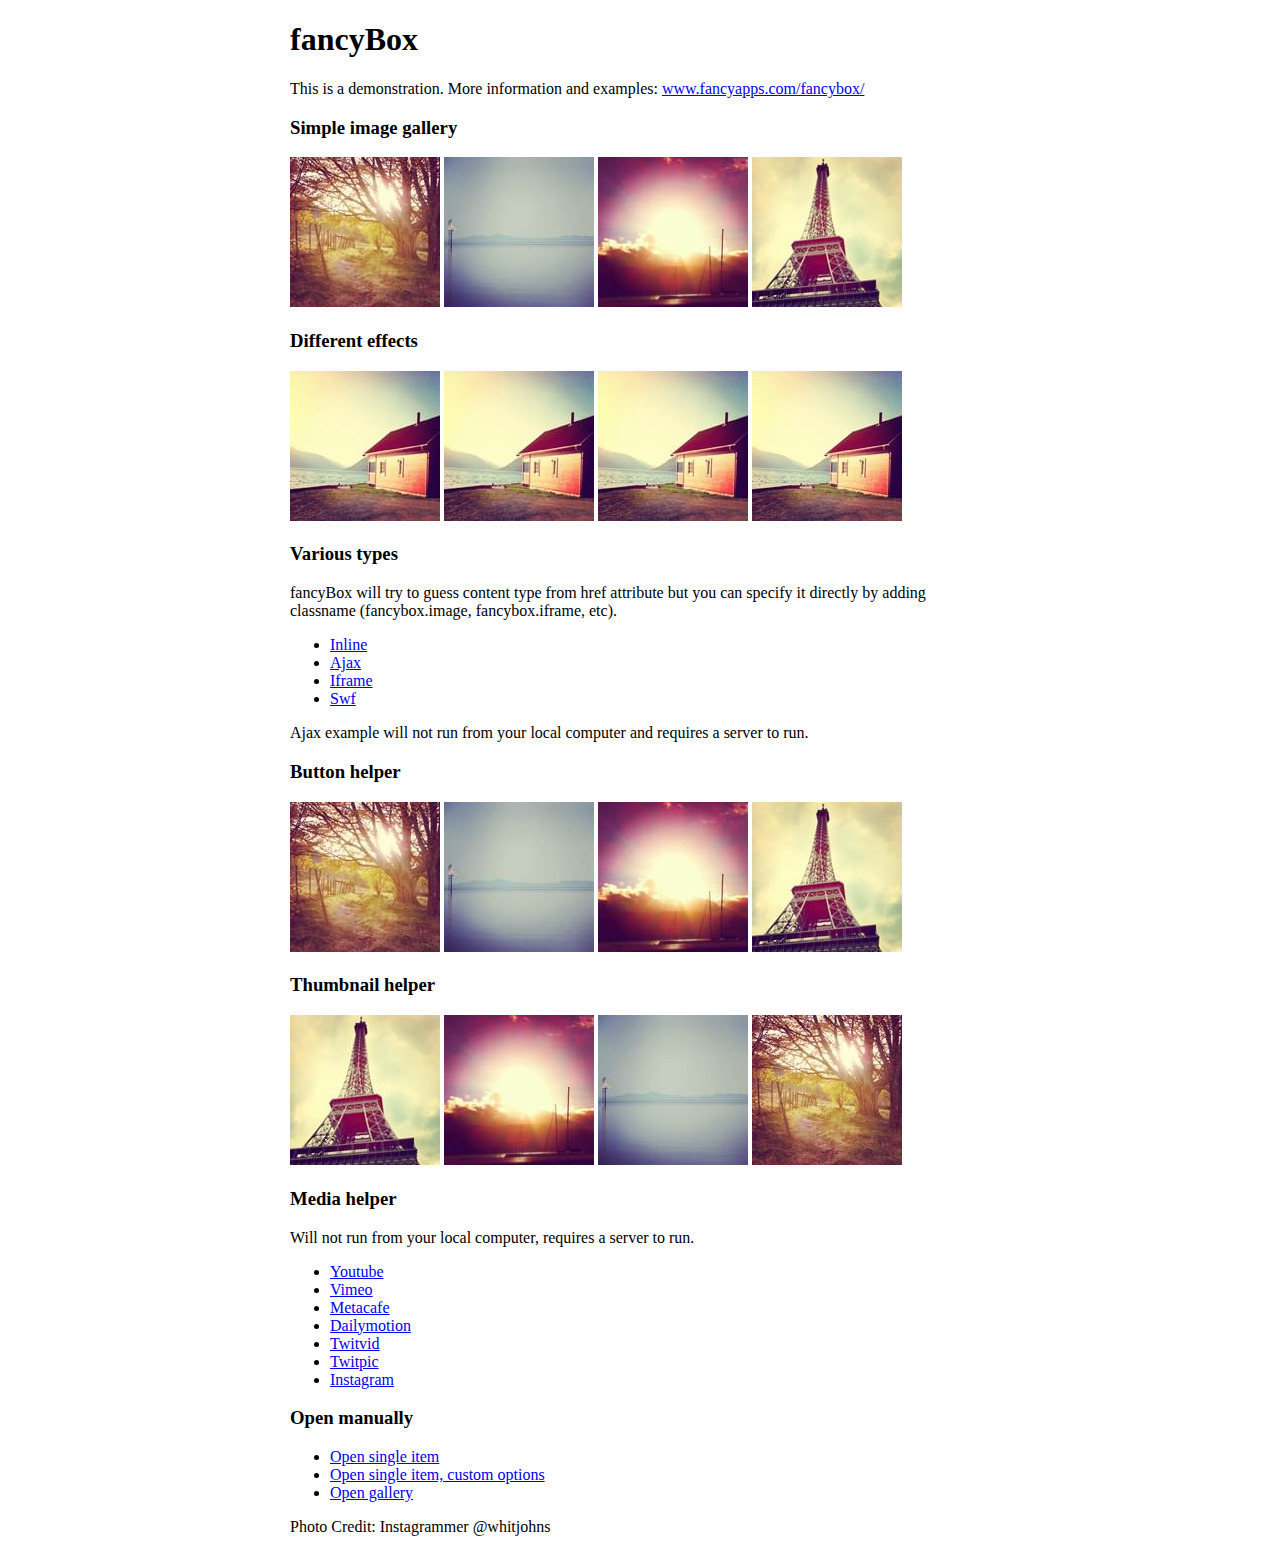
<file: fancybox-2.1.7/demo/index.html>
<!DOCTYPE html>
<html>
<head>
	<title>fancyBox - Fancy jQuery Lightbox Alternative | Demonstration</title>
	<meta http-equiv="Content-Type" content="text/html; charset=UTF-8" />

	<!-- Add jQuery library -->
	<script type="text/javascript" src="../lib/jquery-1.10.2.min.js"></script>

	<!-- Add mousewheel plugin (this is optional) -->
	<script type="text/javascript" src="../lib/jquery.mousewheel.pack.js?v=3.1.3"></script>

	<!-- Add fancyBox main JS and CSS files -->
	<script type="text/javascript" src="../source/jquery.fancybox.pack.js?v=2.1.5"></script>
	<link rel="stylesheet" type="text/css" href="../source/jquery.fancybox.css?v=2.1.5" media="screen" />

	<!-- Add Button helper (this is optional) -->
	<link rel="stylesheet" type="text/css" href="../source/helpers/jquery.fancybox-buttons.css?v=1.0.5" />
	<script type="text/javascript" src="../source/helpers/jquery.fancybox-buttons.js?v=1.0.5"></script>

	<!-- Add Thumbnail helper (this is optional) -->
	<link rel="stylesheet" type="text/css" href="../source/helpers/jquery.fancybox-thumbs.css?v=1.0.7" />
	<script type="text/javascript" src="../source/helpers/jquery.fancybox-thumbs.js?v=1.0.7"></script>

	<!-- Add Media helper (this is optional) -->
	<script type="text/javascript" src="../source/helpers/jquery.fancybox-media.js?v=1.0.6"></script>

	<script type="text/javascript">
		$(document).ready(function() {
			/*
			 *  Simple image gallery. Uses default settings
			 */

			$('.fancybox').fancybox();

			/*
			 *  Different effects
			 */

			// Change title type, overlay closing speed
			$(".fancybox-effects-a").fancybox({
				helpers: {
					title : {
						type : 'outside'
					},
					overlay : {
						speedOut : 0
					}
				}
			});

			// Disable opening and closing animations, change title type
			$(".fancybox-effects-b").fancybox({
				openEffect  : 'none',
				closeEffect	: 'none',

				helpers : {
					title : {
						type : 'over'
					}
				}
			});

			// Set custom style, close if clicked, change title type and overlay color
			$(".fancybox-effects-c").fancybox({
				wrapCSS    : 'fancybox-custom',
				closeClick : true,

				openEffect : 'none',

				helpers : {
					title : {
						type : 'inside'
					},
					overlay : {
						css : {
							'background' : 'rgba(238,238,238,0.85)'
						}
					}
				}
			});

			// Remove padding, set opening and closing animations, close if clicked and disable overlay
			$(".fancybox-effects-d").fancybox({
				padding: 0,

				openEffect : 'elastic',
				openSpeed  : 150,

				closeEffect : 'elastic',
				closeSpeed  : 150,

				closeClick : true,

				helpers : {
					overlay : null
				}
			});

			/*
			 *  Button helper. Disable animations, hide close button, change title type and content
			 */

			$('.fancybox-buttons').fancybox({
				openEffect  : 'none',
				closeEffect : 'none',

				prevEffect : 'none',
				nextEffect : 'none',

				closeBtn  : false,

				helpers : {
					title : {
						type : 'inside'
					},
					buttons	: {}
				},

				afterLoad : function() {
					this.title = 'Image ' + (this.index + 1) + ' of ' + this.group.length + (this.title ? ' - ' + this.title : '');
				}
			});


			/*
			 *  Thumbnail helper. Disable animations, hide close button, arrows and slide to next gallery item if clicked
			 */

			$('.fancybox-thumbs').fancybox({
				prevEffect : 'none',
				nextEffect : 'none',

				closeBtn  : false,
				arrows    : false,
				nextClick : true,

				helpers : {
					thumbs : {
						width  : 50,
						height : 50
					}
				}
			});

			/*
			 *  Media helper. Group items, disable animations, hide arrows, enable media and button helpers.
			*/
			$('.fancybox-media')
				.attr('rel', 'media-gallery')
				.fancybox({
					openEffect : 'none',
					closeEffect : 'none',
					prevEffect : 'none',
					nextEffect : 'none',

					arrows : false,
					helpers : {
						media : {},
						buttons : {}
					}
				});

			/*
			 *  Open manually
			 */

			$("#fancybox-manual-a").click(function() {
				$.fancybox.open('1_b.jpg');
			});

			$("#fancybox-manual-b").click(function() {
				$.fancybox.open({
					href : 'iframe.html',
					type : 'iframe',
					padding : 5
				});
			});

			$("#fancybox-manual-c").click(function() {
				$.fancybox.open([
					{
						href : '1_b.jpg',
						title : 'My title'
					}, {
						href : '2_b.jpg',
						title : '2nd title'
					}, {
						href : '3_b.jpg'
					}
				], {
					helpers : {
						thumbs : {
							width: 75,
							height: 50
						}
					}
				});
			});


		});
	</script>
	<style type="text/css">
		.fancybox-custom .fancybox-skin {
			box-shadow: 0 0 50px #222;
		}

		body {
			max-width: 700px;
			margin: 0 auto;
		}
	</style>
</head>
<body>
	<h1>fancyBox</h1>

	<p>This is a demonstration. More information and examples: <a href="http://fancyapps.com/fancybox/">www.fancyapps.com/fancybox/</a></p>

	<h3>Simple image gallery</h3>
	<p>
		<a class="fancybox" href="1_b.jpg" data-fancybox-group="gallery" title="Lorem ipsum dolor sit amet"><img src="1_s.jpg" alt="" /></a>

		<a class="fancybox" href="2_b.jpg" data-fancybox-group="gallery" title="Etiam quis mi eu elit temp"><img src="2_s.jpg" alt="" /></a>

		<a class="fancybox" href="3_b.jpg" data-fancybox-group="gallery" title="Cras neque mi, semper leon"><img src="3_s.jpg" alt="" /></a>

		<a class="fancybox" href="4_b.jpg" data-fancybox-group="gallery" title="Sed vel sapien vel sem uno"><img src="4_s.jpg" alt="" /></a>
	</p>

	<h3>Different effects</h3>
	<p>
		<a class="fancybox-effects-a" href="5_b.jpg" title="Lorem ipsum dolor sit amet, consectetur adipiscing elit"><img src="5_s.jpg" alt="" /></a>

		<a class="fancybox-effects-b" href="5_b.jpg" title="Lorem ipsum dolor sit amet, consectetur adipiscing elit"><img src="5_s.jpg" alt="" /></a>

		<a class="fancybox-effects-c" href="5_b.jpg" title="Lorem ipsum dolor sit amet, consectetur adipiscing elit"><img src="5_s.jpg" alt="" /></a>

		<a class="fancybox-effects-d" href="5_b.jpg" title="Lorem ipsum dolor sit amet, consectetur adipiscing elit"><img src="5_s.jpg" alt="" /></a>
	</p>

	<h3>Various types</h3>
	<p>
		fancyBox will try to guess content type from href attribute but you can specify it directly by adding classname (fancybox.image, fancybox.iframe, etc).
	</p>
	<ul>
		<li><a class="fancybox" href="#inline1" title="Lorem ipsum dolor sit amet">Inline</a></li>
		<li><a class="fancybox fancybox.ajax" href="ajax.txt">Ajax</a></li>
		<li><a class="fancybox fancybox.iframe" href="iframe.html">Iframe</a></li>
		<li><a class="fancybox" href="http://www.adobe.com/jp/events/cs3_web_edition_tour/swfs/perform.swf">Swf</a></li>
	</ul>

	<div id="inline1" style="width:400px;display: none;">
		<h3>Etiam quis mi eu elit</h3>
		<p>
			Lorem ipsum dolor sit amet, consectetur adipiscing elit. Etiam quis mi eu elit tempor facilisis id et neque. Nulla sit amet sem sapien. Vestibulum imperdiet porta ante ac ornare. Nulla et lorem eu nibh adipiscing ultricies nec at lacus. Cras laoreet ultricies sem, at blandit mi eleifend aliquam. Nunc enim ipsum, vehicula non pretium varius, cursus ac tortor. Vivamus fringilla congue laoreet. Quisque ultrices sodales orci, quis rhoncus justo auctor in. Phasellus dui eros, bibendum eu feugiat ornare, faucibus eu mi. Nunc aliquet tempus sem, id aliquam diam varius ac. Maecenas nisl nunc, molestie vitae eleifend vel, iaculis sed magna. Aenean tempus lacus vitae orci posuere porttitor eget non felis. Donec lectus elit, aliquam nec eleifend sit amet, vestibulum sed nunc.
		</p>
	</div>

	<p>
		Ajax example will not run from your local computer and requires a server to run.
	</p>

	<h3>Button helper</h3>
	<p>
		<a class="fancybox-buttons" data-fancybox-group="button" href="1_b.jpg"><img src="1_s.jpg" alt="" /></a>

		<a class="fancybox-buttons" data-fancybox-group="button" href="2_b.jpg"><img src="2_s.jpg" alt="" /></a>

		<a class="fancybox-buttons" data-fancybox-group="button" href="3_b.jpg"><img src="3_s.jpg" alt="" /></a>

		<a class="fancybox-buttons" data-fancybox-group="button" href="4_b.jpg"><img src="4_s.jpg" alt="" /></a>
	</p>

	<h3>Thumbnail helper</h3>
	<p>
		<a class="fancybox-thumbs" data-fancybox-group="thumb" href="4_b.jpg"><img src="4_s.jpg" alt="" /></a>

		<a class="fancybox-thumbs" data-fancybox-group="thumb" href="3_b.jpg"><img src="3_s.jpg" alt="" /></a>

		<a class="fancybox-thumbs" data-fancybox-group="thumb" href="2_b.jpg"><img src="2_s.jpg" alt="" /></a>

		<a class="fancybox-thumbs" data-fancybox-group="thumb" href="1_b.jpg"><img src="1_s.jpg" alt="" /></a>
	</p>

	<h3>Media helper</h3>
	<p>
		Will not run from your local computer, requires a server to run.
	</p>

	<ul>
		<li><a class="fancybox-media" href="http://www.youtube.com/watch?v=opj24KnzrWo">Youtube</a></li>
		<li><a class="fancybox-media" href="http://vimeo.com/47480346">Vimeo</a></li>
		<li><a class="fancybox-media" href="http://www.metacafe.com/watch/7635964/">Metacafe</a></li>
		<li><a class="fancybox-media" href="http://www.dailymotion.com/video/xoeylt_electric-guest-this-head-i-hold_music">Dailymotion</a></li>
		<li><a class="fancybox-media" href="http://twitvid.com/QY7MD">Twitvid</a></li>
		<li><a class="fancybox-media" href="http://twitpic.com/7p93st">Twitpic</a></li>
		<li><a class="fancybox-media" href="http://instagr.am/p/IejkuUGxQn">Instagram</a></li>
	</ul>

	<h3>Open manually</h3>
	<ul>
		<li><a id="fancybox-manual-a" href="javascript:;">Open single item</a></li>
		<li><a id="fancybox-manual-b" href="javascript:;">Open single item, custom options</a></li>
		<li><a id="fancybox-manual-c" href="javascript:;">Open gallery</a></li>
	</ul>

	<p>
		Photo Credit: Instagrammer @whitjohns
	</p>
</body>
</html>
</file>
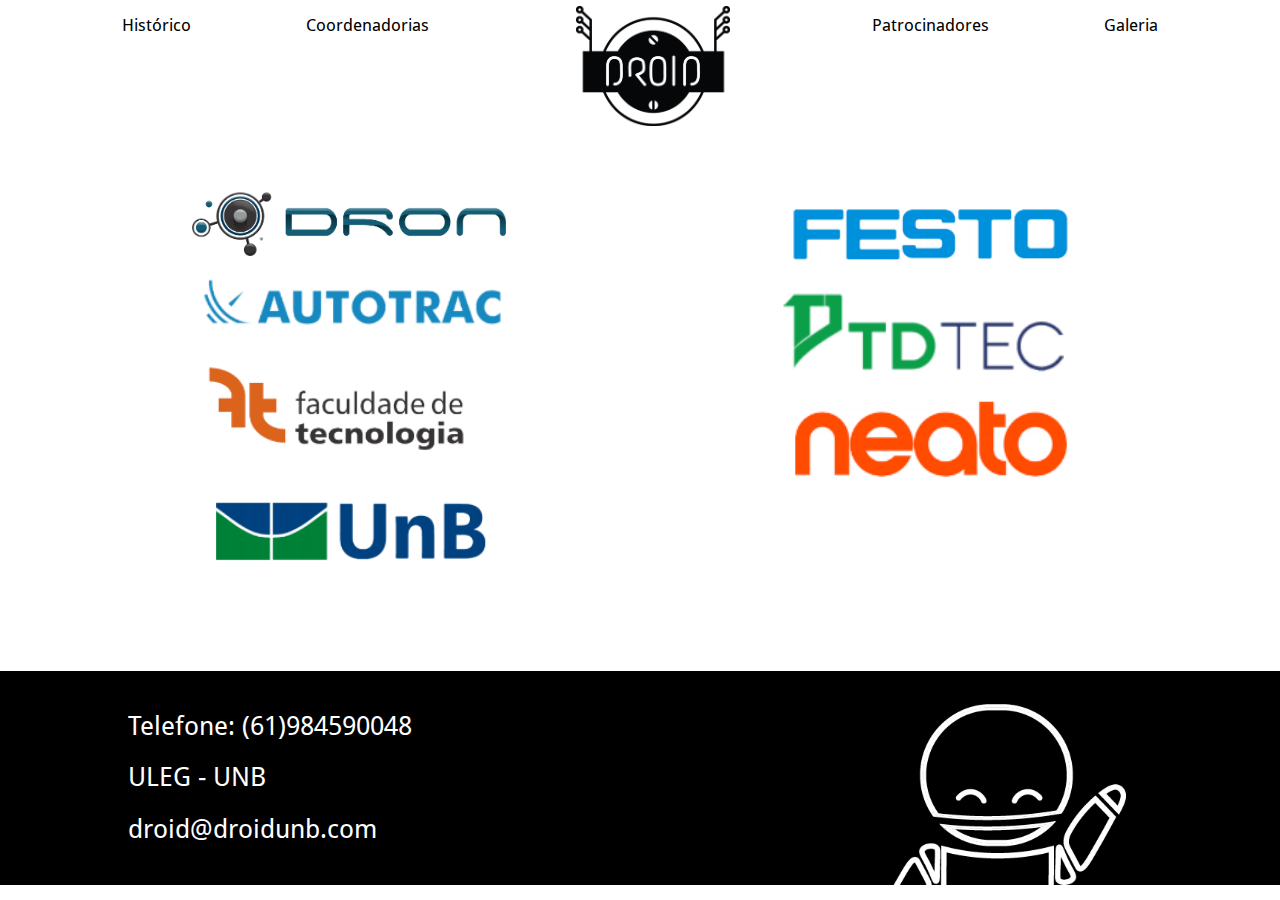
<file: desktop/apoio.html>
<!DOCTYPE html>
<!-- Créditos:
Estruturação do site: https://www.w3schools.com/
-->
<html>
<meta http-equiv="Content-Type" content="text/html; charset=utf-8">

<head>

<!-- ícone que fica do lado da aba onde fica o nome do site -->
<link rel="icon" type="image/x-icon" href="../imagens/logodroid.png" />
<title>Equipe DROID</title>

</head>

<style type="text/css">

/* fontes */
@font-face {
font-family: droidsans;
font-style: normal;
font-weight: normal;
src: url(../fontes/DroidSans.ttf);
}

@font-face {
font-family: droidsansbold;
font-style: normal;
font-weight: normal;
src: url(../fontes/DroidSans-Bold.ttf);
}

/*negrito, italico, sublinhado, riscado e paragrafo*/
b, strong 	{color: #A20606;font-family: droidsansbold;}
i, em 		{color: #333333;}
u   		{color: #333333; border-bottom: 1px solid #A20606;}
s, strike 	{color: #333333;}
p {padding-top: 30px; padding-bottom: 30px}

/* plano de fundo */
body {
	  background-color: #fff;
		color:#000;
		font-size: 1.4vw;
		font-family: droidsans;
		font: trebuchet ms;
		text-align:justify;
		letter-spacing:0px;
		line-height: 1.6;
		margin:0;
		padding: 0;
	}

/*caixa onde ficarão as caixas menores*/

#pag {
	background-color: #fff;
	text-align: left;
	width: 100%;
	position: absolute;
	z-index: -3;
}

@media (max-width: 660px) {
	#pag {
		background-color: #fff;
		background-image: none;
		text-align: left;
		width: 100%;
	}
}

/* Rodape */

.rodape {
	color: #fff;
	font-size: 2vw;
	background-color: #000;
	background-image: url('../imagens/branco.png');
	background-repeat: no-repeat;
	background-position: 85% 100%;
	background-size: 20%;
	width: 100%;
	margin-bottom: 0;
	position:absolute;
	box-sizing: border-box;
}

p.rodape {
	padding-left: 10%;
	line-height: 2;
}

/* Textos */

.textos {
	padding: 5% 15%;
	width:40%
	position: relative;
  margin-top: 10%;
	overflow:hidden;
}

@media (max-width: 660px) {
	.textos {
		padding: 0 5% 0;
		width:90%
	}
}

h1 {margin-bottom: 1.8em;}

h4 {margin-bottom: 0.2em;}

/* Banner */

#inicio {
	background-color: transparent;
	color: #fff;
	width: 27%;
	height: auto;
	position:absolute;
	text-align:left;
	margin-top: 10%;
	margin-left: 60%;
	font-size: 1vw;
}

@media (max-width: 660px) {
	#inicio {
		font-size: 65%;
	}
}

.banner {
	width:100%;
	height: auto;
	position:absolute;
	margin-top:4%;
	z-index:-2;
}

/* Menu */

.menu {
	background-color: #fff;
	width: 100%;
	text-align: center;
	font-size: 1.3vw;
	color: #3fa555;
	padding: 1% 5% 1% 5%; /*top right bottom left*/
	box-sizing: border-box;
	position: fixed;
}

.menu a {
	color: #000;
	text-align: center;
	text-decoration:none;
	cursor: pointer;
}

.icon{
	width:12%;
	height:auto;
	margin-top: 0.5%;
	margin-left: 45%;
	position: fixed;
	background: transparent;
	object-fit: cover;
}


</style>

<body>


<span id='um'></span>

<div class="menu">

		<a href="hist.html" title="Passos da equipe" style="padding: 0% 5%; float: left">Histórico</a>
		<a href="../index.html#dois" title="Organização interna" style="padding: 0% 5%; float: left">Coordenadorias</a>
		<a href="../index.html#tres" title="Momentos da equipe" style="padding: 0% 5%; float: right">Galeria</a>
		<a href="apoio.html" title="Quem nos apoia" style="padding: 0% 5%; float: right">Patrocinadores</a>

</div>

<a href="../index.html#um" title="Quem somos">
	<img src="../imagens/logodroid.png" class="icon">
</a>

<div id="pag">

	<div class="textos">

		<img src="../imagens/dron.png" style="width:35%; height:auto; float: left; ">
		<img src="../imagens/festo.png" style="width:35%; height:auto; float: right">
		<img src="../imagens/autotrac.png" style="width:37%; height:auto; float: left;">
		<img src="../imagens/td.png" style="width:35%; height:auto; float: right">
		<img src="../imagens/ft.png" style="width:35%; height:auto; float: left">
		<img src="../imagens/neato.png" style="width:35%; height:auto; float: right">
		<img src="../imagens/unb.png" style="width:35%; height:auto; float: left">

	</div>

	 <div class="rodape">
		 <p class="rodape">
		 Telefone: (61)984590048 </br>
		 ULEG - UNB</br>
		 droid@droidunb.com </br>
		 </p>
	 </div>

</div>

<script type="text/javascript">

window.onresize = function() {
	var mobileUrl = '../mobile/inicio.html';
	redi_width = 1024;
  if(window.innerWidth < redi_width) {
      window.location.replace(mobileUrl);
  }
};

</script>

</body>

</html>
</file>
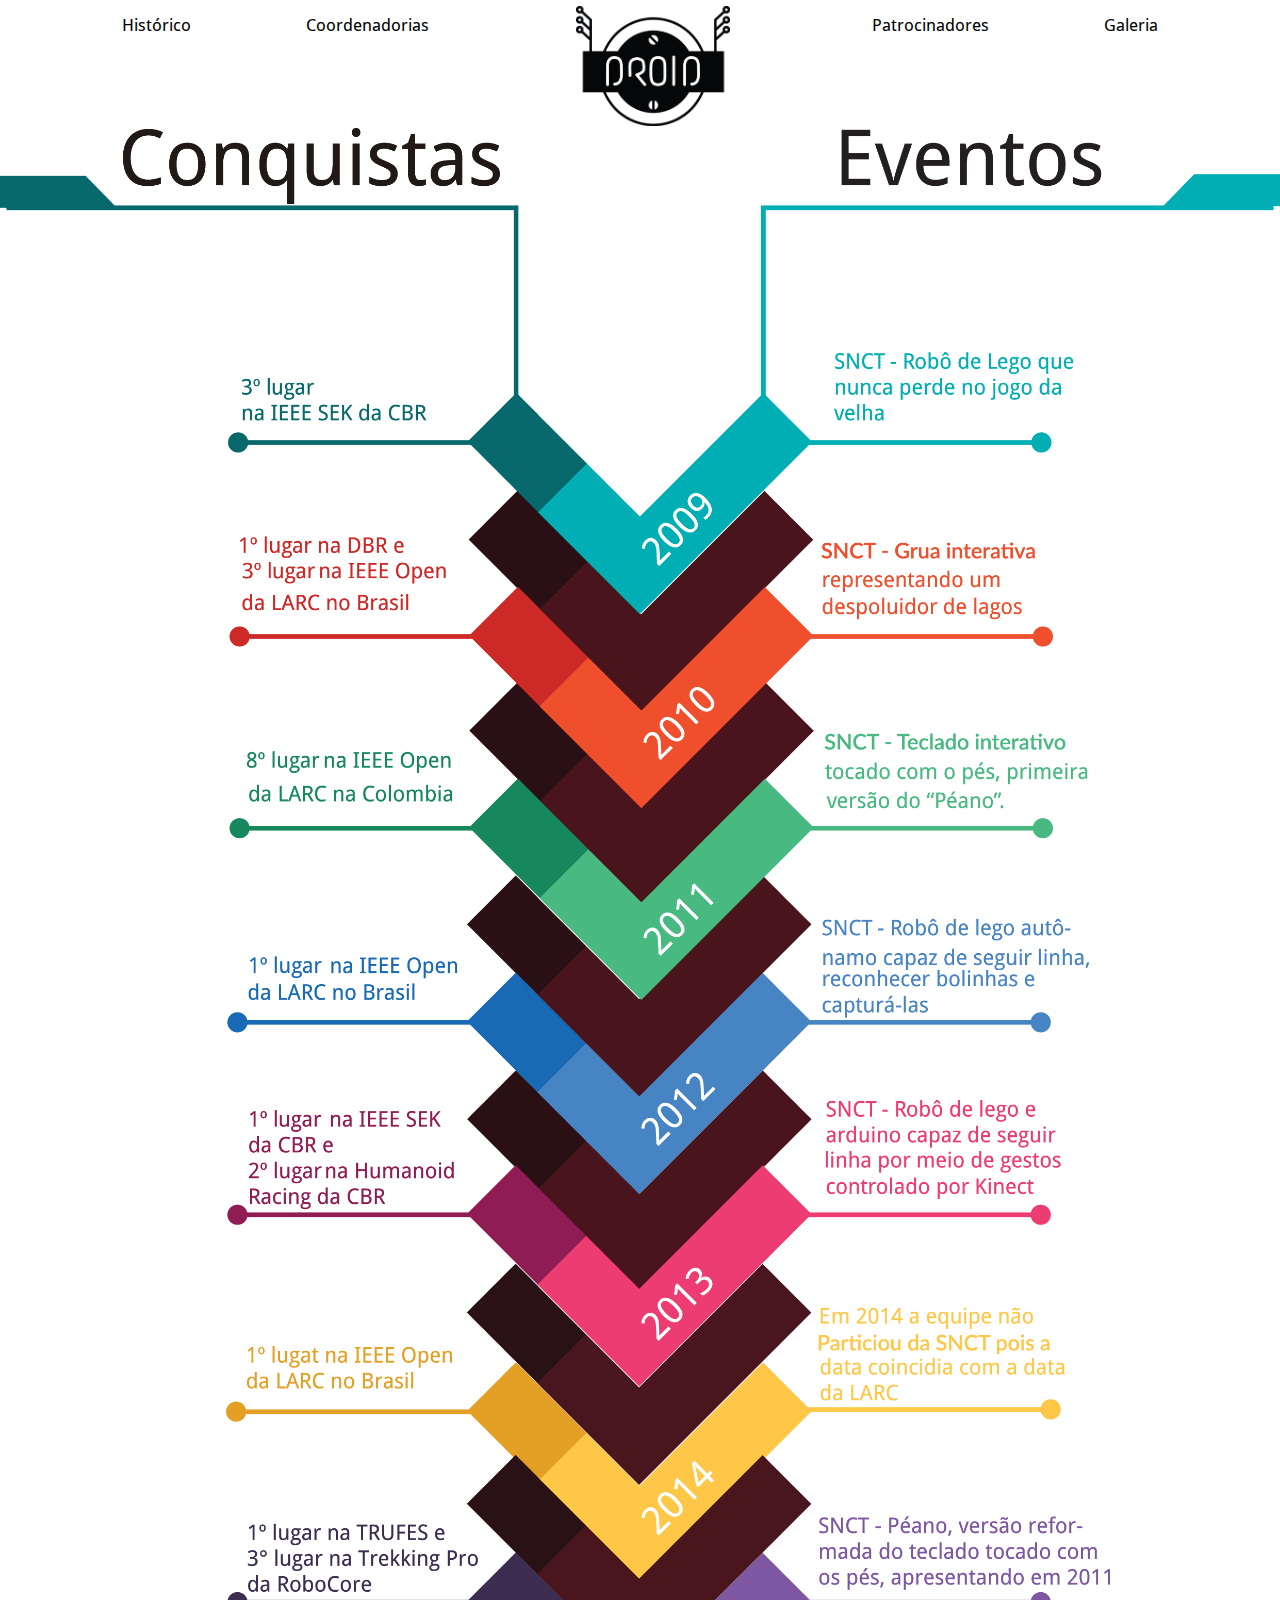
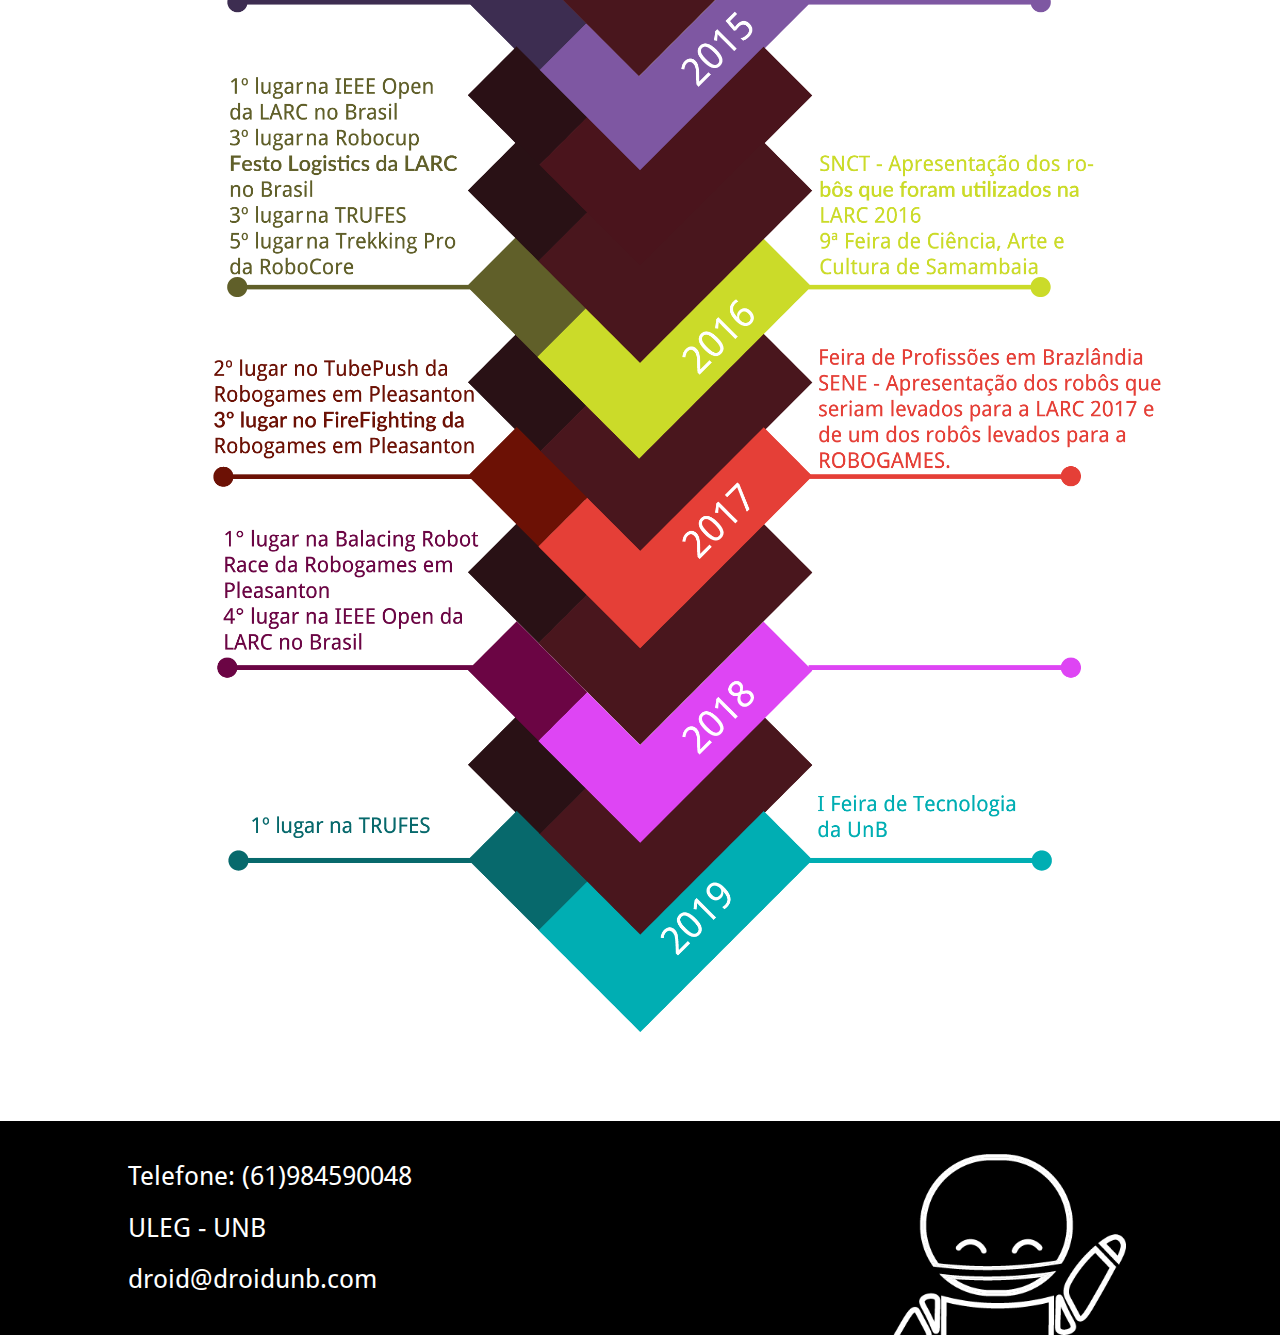
<file: desktop/hist.html>
<!DOCTYPE html>
<!-- Créditos:
Estruturação do site: https://www.w3schools.com/
-->
<html>
<meta http-equiv="Content-Type" content="text/html; charset=utf-8">

<head>

<!-- ícone que fica do lado da aba onde fica o nome do site -->
<link rel="icon" type="image/x-icon" href="../imagens/logodroid.png" />
<title>Equipe DROID</title>

</head>

<style type="text/css">

/* fontes */
@font-face {
font-family: droidsans;
font-style: normal;
font-weight: normal;
src: url(../fontes/DroidSans.ttf);
}

@font-face {
font-family: droidsansbold;
font-style: normal;
font-weight: normal;
src: url(../fontes/DroidSans-Bold.ttf);
}

/*negrito, italico, sublinhado, riscado e paragrafo*/
b, strong 	{color: #A20606;font-family: droidsansbold;}
i, em 		{color: #333333;}
u   		{color: #333333; border-bottom: 1px solid #A20606;}
s, strike 	{color: #333333;}
p {padding-top: 30px; padding-bottom: 30px}

/* plano de fundo */
body {
	  background-color: #fff;
		color:#000;
		font-size: 1.4vw;
		font-family: droidsans;
		font: trebuchet ms;
		text-align:justify;
		letter-spacing:0px;
		line-height: 1.6;
		margin:0;
		padding: 0;
	}

/*caixa onde ficarão as caixas menores*/

#pag {
	background-color: #fff;
	text-align: left;
	width: 100%;
	position: absolute;
	z-index: -3;
}

@media (max-width: 660px) {
	#pag {
		background-color: #fff;
		background-image: none;
		text-align: left;
		width: 100%;
	}
}

/* Rodape */

.rodape {
	color: #fff;
	font-size: 2vw;
	background-color: #000;
	background-image: url('../imagens/branco.png');
	background-repeat: no-repeat;
	background-position: 85% 100%;
	background-size: 20%;
	width: 100%;
	margin-bottom: 0;
	box-sizing: border-box;
}

p.rodape {
	padding-left: 10%;
	line-height: 2;
}

/* Textos */

.textos {
	padding: 5% 0%;
	padding-right: 0%;
	width:40%
	position: absolute;
  margin-top: 5%;
	line-height: 0;
	overflow: hidden;
}

@media (max-width: 660px) {
	.textos {
		padding: 0 5% 0;
		width:90%
	}
}

h1 {margin-bottom: 1.8em;}

h4 {margin-bottom: 0.2em;}

/* Banner */

#inicio {
	background-color: transparent;
	color: #fff;
	width: 27%;
	height: auto;
	position:absolute;
	text-align:left;
	margin-top: 10%;
	margin-left: 60%;
	font-size: 1vw;
}

@media (max-width: 660px) {
	#inicio {
		font-size: 65%;
	}
}

.banner {
	width:100%;
	height: auto;
	position:absolute;
	margin-top:4%;
	z-index:-2;
}

/* Menu */

.menu {
	background-color: #fff;
	width: 100%;
	text-align: center;
	font-size: 1.3vw;
	color: #3fa555;
	padding: 1% 5% 1% 5%; /*top right bottom left*/
	box-sizing: border-box;
	position: fixed;
}

.menu a {
	color: #000;
	text-align: center;
	text-decoration:none;
	cursor: pointer;
}

.icon{
	width:12%;
	height:auto;
	margin-top: 0.5%;
	margin-left: 45%;
	position: fixed;
	background: transparent;
	object-fit: cover;
}


</style>

<body>


<span id='um'></span>

<div class="menu">

		<a href="hist.html" title="Passos da equipe" style="padding: 0% 5%; float: left">Histórico</a>
		<a href="../index.html#dois" title="Organização interna" style="padding: 0% 5%; float: left">Coordenadorias</a>
		<a href="../index.html#tres" title="Momentos da equipe" style="padding: 0% 5%; float: right">Galeria</a>
		<a href="apoio.html" title="Quem nos apoia" style="padding: 0% 5%; float: right">Patrocinadores</a>

</div>

<a href="../index.html#um" title="Quem somos">
	<img src="../imagens/logodroid.png" class="icon">
</a>

<div id="pag">

<div class="textos">

<img src="../imagens/historico.png" style="width:100%; height:auto;">

 </div>

<div class="rodape">
	<p class="rodape">
	Telefone: (61)984590048 </br>
	ULEG - UNB</br>
	droid@droidunb.com </br>
	</p>
</div>

</div>

<script type="text/javascript">

window.onresize = function() {
	var mobileUrl = '../mobile/inicio.html';
	redi_width = 1024;
  if(window.innerWidth < redi_width) {
      window.location.replace(mobileUrl);
  }
};

</script>

</body>

</html>
</file>
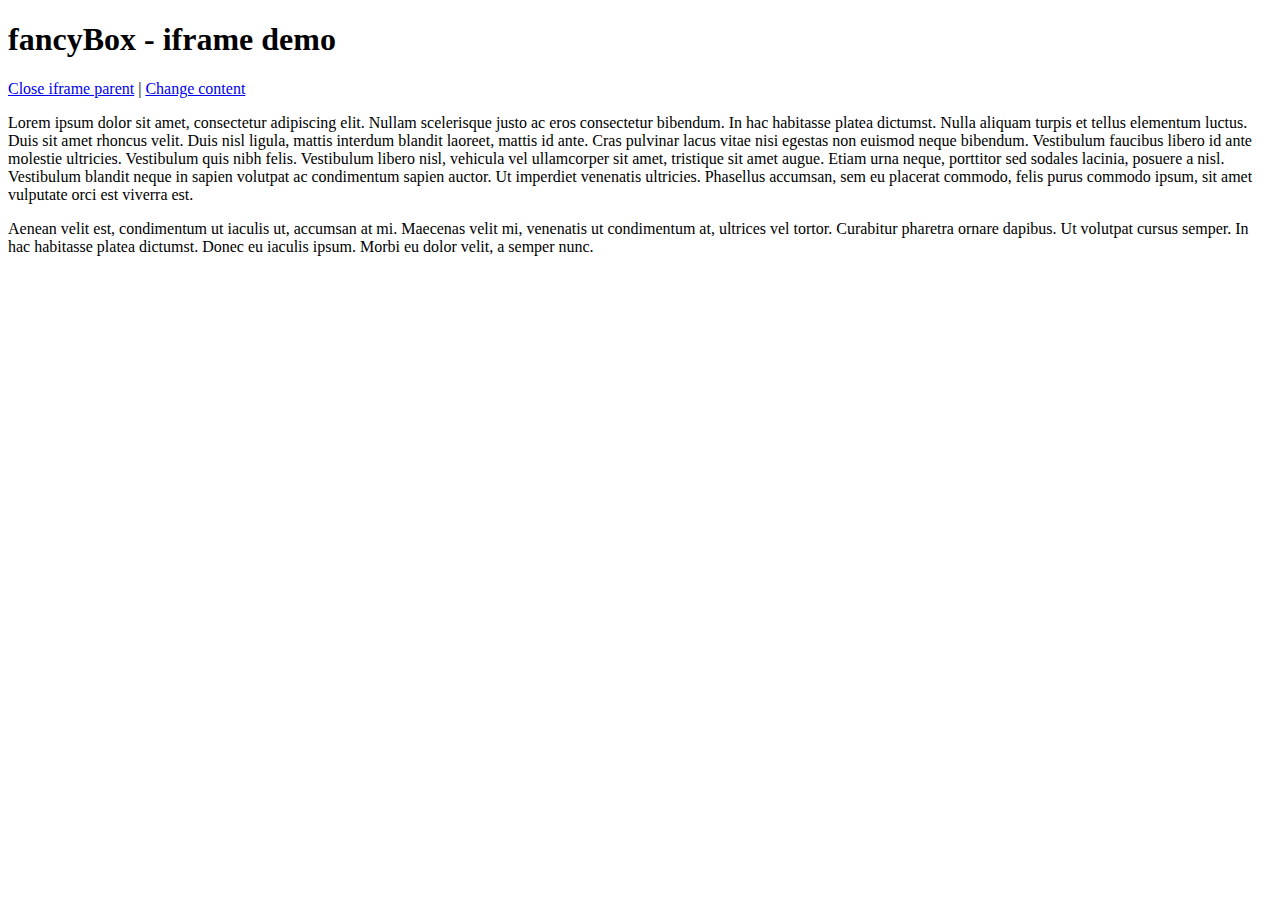
<file: fancybox-2.1.7/demo/iframe.html>
<!DOCTYPE html>
<html>
<head>
	<title>fancyBox - iframe demo</title>
	<meta http-equiv="Content-Type" content="text/html; charset=UTF-8" />
</head>
<body>
	<h1>fancyBox - iframe demo</h1>

	<p>
		<a href="javascript:parent.jQuery.fancybox.close();">Close iframe parent</a>

		|

		<a href="javascript:parent.jQuery.fancybox.open({href : '1_b.jpg', title : 'My title'});">Change content</a>
	</p>

	<p>
		Lorem ipsum dolor sit amet, consectetur adipiscing elit. Nullam scelerisque justo ac eros consectetur bibendum. In hac habitasse platea dictumst. Nulla aliquam turpis et tellus elementum luctus. Duis sit amet rhoncus velit. Duis nisl ligula, mattis interdum blandit laoreet, mattis id ante. Cras pulvinar lacus vitae nisi egestas non euismod neque bibendum. Vestibulum faucibus libero id ante molestie ultricies. Vestibulum quis nibh felis. Vestibulum libero nisl, vehicula vel ullamcorper sit amet, tristique sit amet augue. Etiam urna neque, porttitor sed sodales lacinia, posuere a nisl. Vestibulum blandit neque in sapien volutpat ac condimentum sapien auctor. Ut imperdiet venenatis ultricies. Phasellus accumsan, sem eu placerat commodo, felis purus commodo ipsum, sit amet vulputate orci est viverra est.
	</p>

	<p>
		Aenean velit est, condimentum ut iaculis ut, accumsan at mi. Maecenas velit mi, venenatis ut condimentum at, ultrices vel tortor. Curabitur pharetra ornare dapibus. Ut volutpat cursus semper. In hac habitasse platea dictumst. Donec eu iaculis ipsum. Morbi eu dolor velit, a semper nunc.
	</p>
</body>
</html>
</file>
